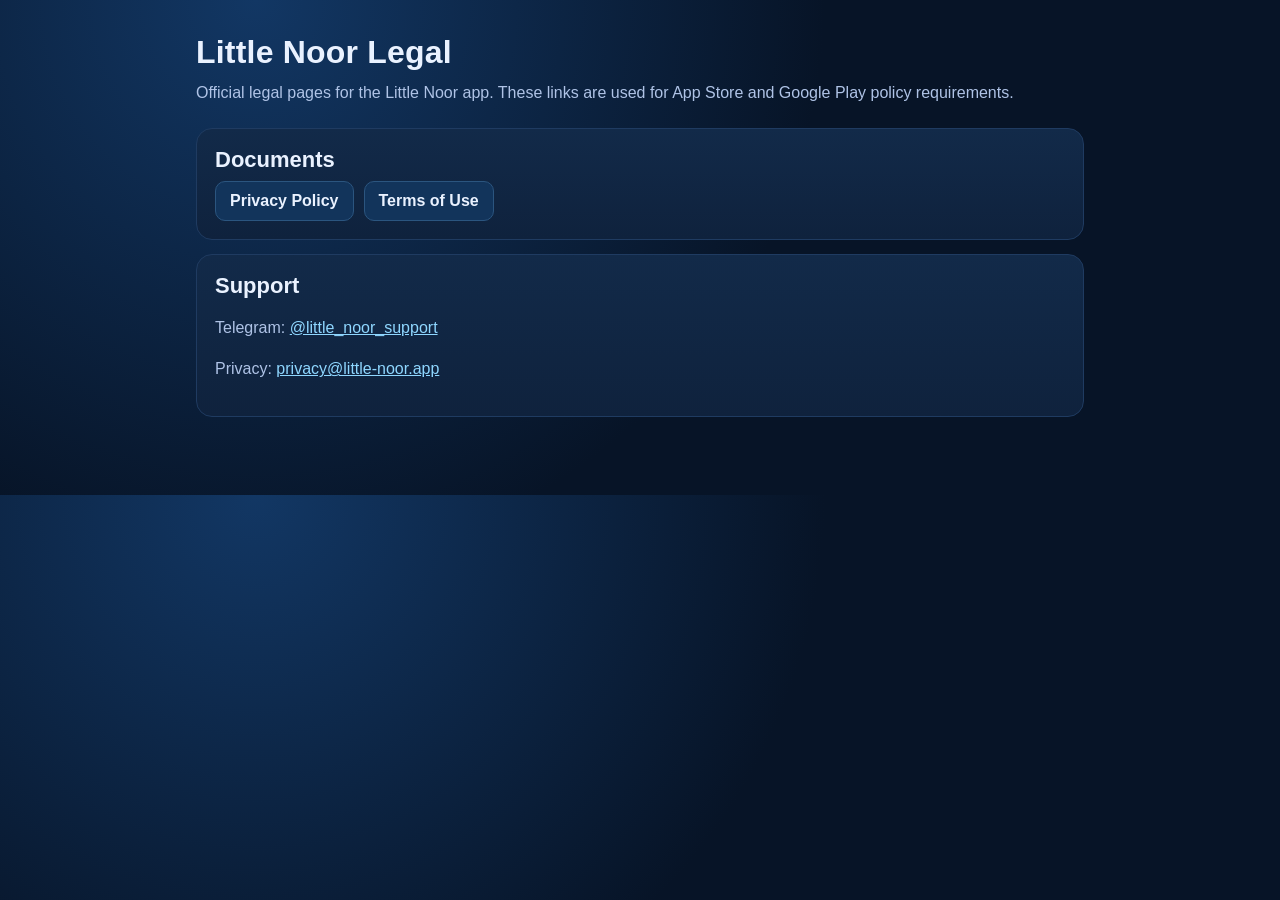
<file: index.html>
<!doctype html>
<html lang="en">
  <head>
    <meta charset="UTF-8" />
    <meta name="viewport" content="width=device-width, initial-scale=1.0" />
    <title>Little Noor Legal</title>
    <link rel="stylesheet" href="./assets/style.css" />
  </head>
  <body>
    <main class="container">
      <h1 class="brand">Little Noor Legal</h1>
      <p class="subtitle">
        Official legal pages for the Little Noor app. These links are used for App Store and
        Google Play policy requirements.
      </p>

      <section class="card">
        <h2>Documents</h2>
        <div class="links">
          <a class="btn" href="./privacy-policy/">Privacy Policy</a>
          <a class="btn" href="./terms/">Terms of Use</a>
        </div>
      </section>

      <section class="card">
        <h2>Support</h2>
        <p>Telegram: <a href="https://t.me/little_noor_support">@little_noor_support</a></p>
        <p>Privacy: <a href="mailto:privacy@little-noor.app">privacy@little-noor.app</a></p>
      </section>
    </main>
  </body>
</html>
</file>
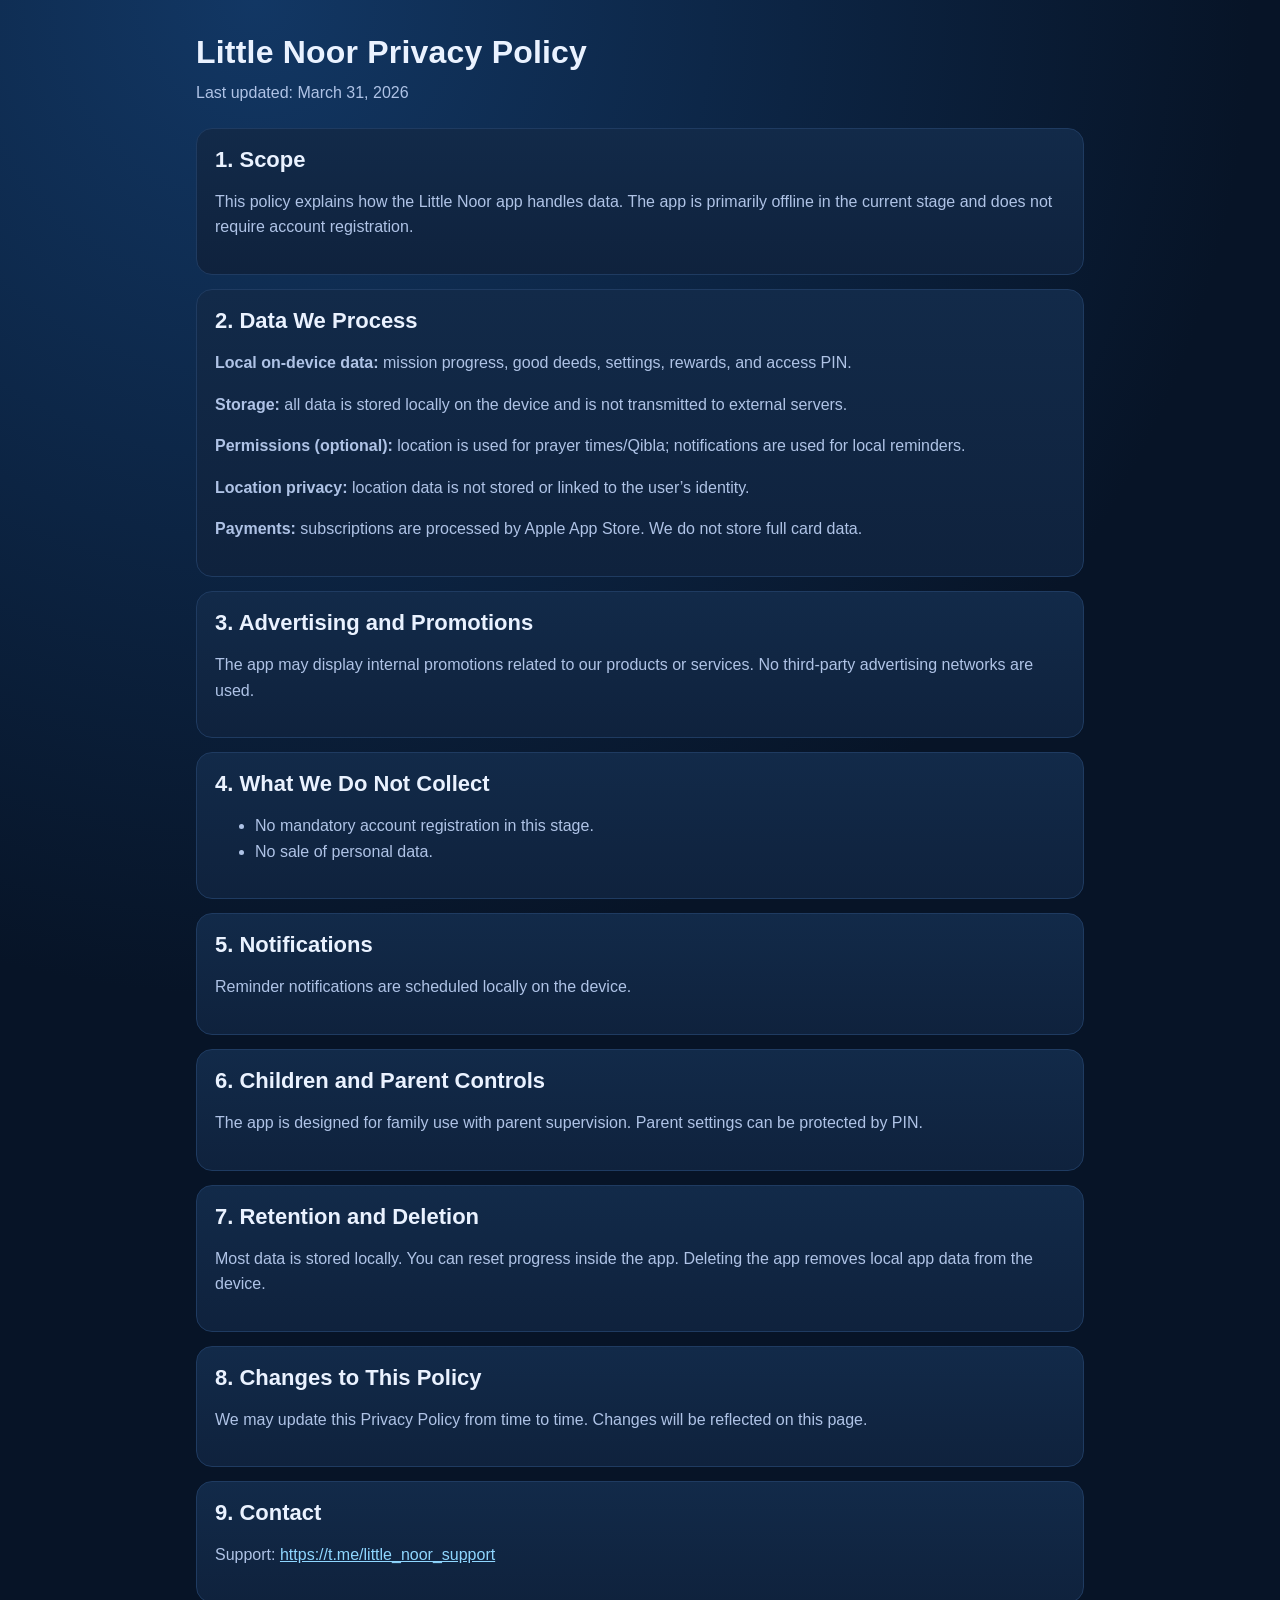
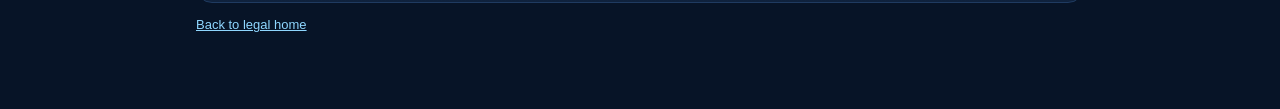
<file: privacy-policy/index.html>
<!doctype html>
<html lang="en">
  <head>
    <meta charset="UTF-8" />
    <meta name="viewport" content="width=device-width, initial-scale=1.0" />
    <title>Little Noor Privacy Policy</title>
    <link rel="stylesheet" href="../assets/style.css" />
  </head>
  <body>
    <main class="container">
      <h1 class="brand">Little Noor Privacy Policy</h1>
      <p class="subtitle">Last updated: March 31, 2026</p>

      <section class="card">
        <h2>1. Scope</h2>
        <p>
          This policy explains how the Little Noor app handles data. The app is primarily offline
          in the current stage and does not require account registration.
        </p>
      </section>

      <section class="card">
        <h2>2. Data We Process</h2>
        <p>
          <strong>Local on-device data:</strong> mission progress, good deeds, settings, rewards,
          and access PIN.
        </p>
        <p>
          <strong>Storage:</strong> all data is stored locally on the device and is not transmitted
          to external servers.
        </p>
        <p>
          <strong>Permissions (optional):</strong> location is used for prayer times/Qibla;
          notifications are used for local reminders.
        </p>
        <p>
          <strong>Location privacy:</strong> location data is not stored or linked to the user’s
          identity.
        </p>
        <p>
          <strong>Payments:</strong> subscriptions are processed by Apple App Store. We do not
          store full card data.
        </p>
      </section>

      <section class="card">
        <h2>3. Advertising and Promotions</h2>
        <p>
          The app may display internal promotions related to our products or services. No
          third-party advertising networks are used.
        </p>
      </section>

      <section class="card">
        <h2>4. What We Do Not Collect</h2>
        <ul>
          <li>No mandatory account registration in this stage.</li>
          <li>No sale of personal data.</li>
        </ul>
      </section>

      <section class="card">
        <h2>5. Notifications</h2>
        <p>Reminder notifications are scheduled locally on the device.</p>
      </section>

      <section class="card">
        <h2>6. Children and Parent Controls</h2>
        <p>
          The app is designed for family use with parent supervision. Parent settings can be
          protected by PIN.
        </p>
      </section>

      <section class="card">
        <h2>7. Retention and Deletion</h2>
        <p>
          Most data is stored locally. You can reset progress inside the app. Deleting the app
          removes local app data from the device.
        </p>
      </section>

      <section class="card">
        <h2>8. Changes to This Policy</h2>
        <p>
          We may update this Privacy Policy from time to time. Changes will be reflected on this
          page.
        </p>
      </section>

      <section class="card">
        <h2>9. Contact</h2>
        <p>Support: <a href="https://t.me/little_noor_support">https://t.me/little_noor_support</a></p>
      </section>

      <p class="meta"><a href="../">Back to legal home</a></p>
    </main>
  </body>
</html>
</file>
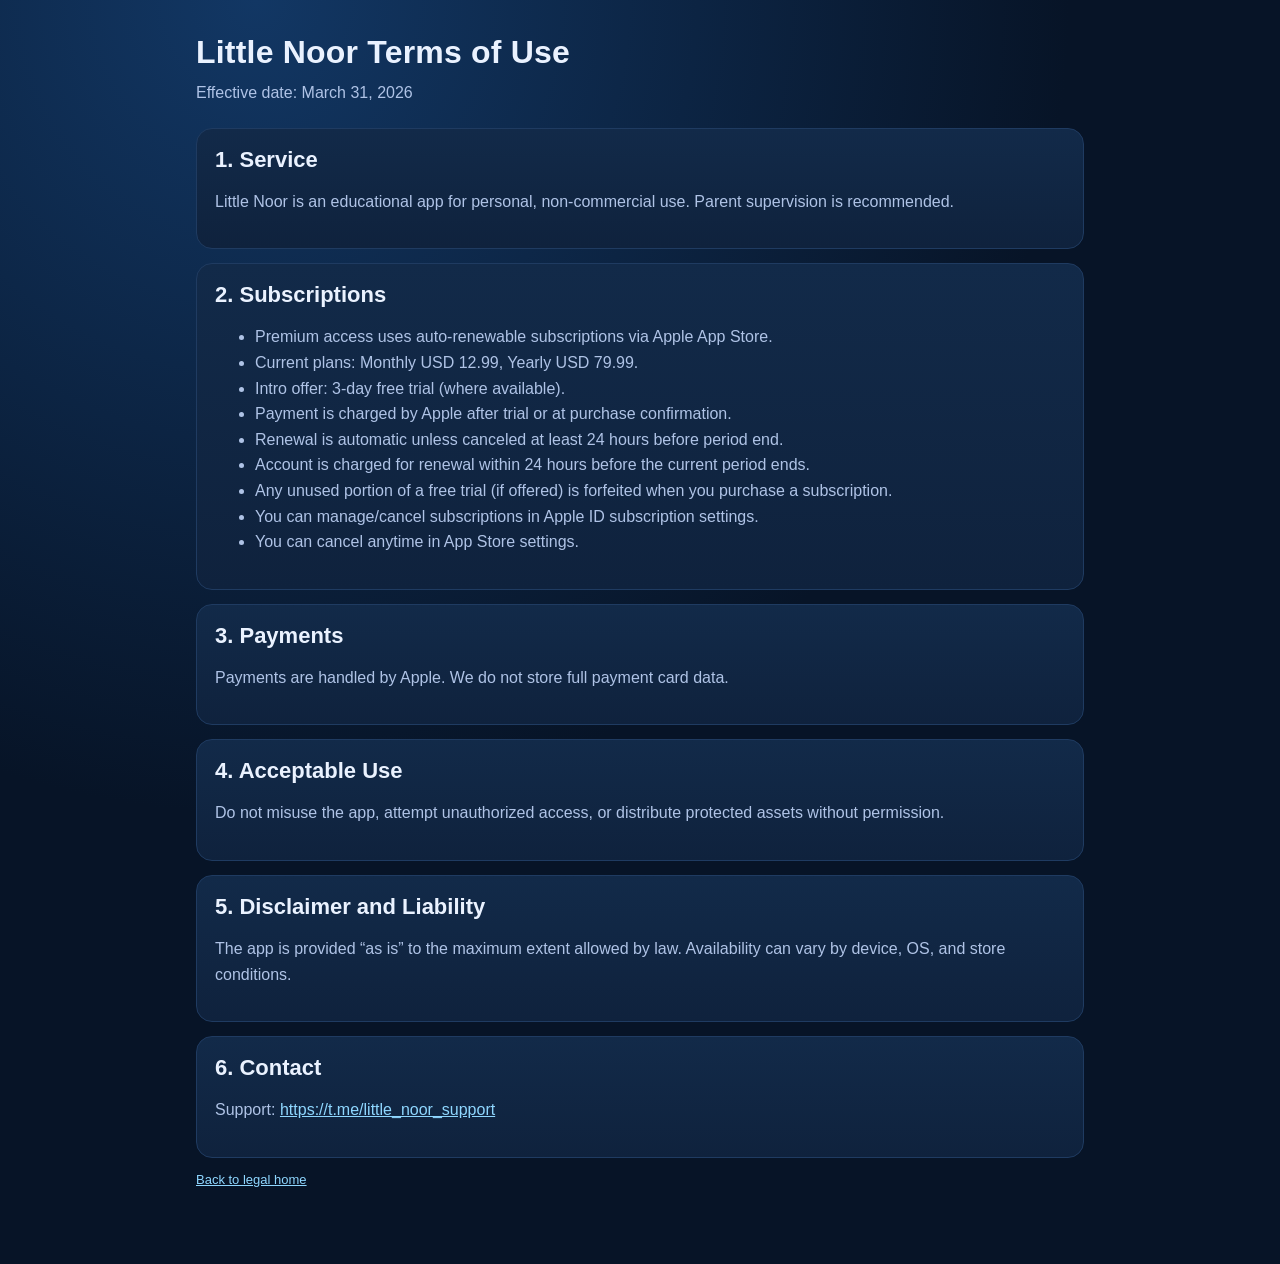
<file: terms/index.html>
<!doctype html>
<html lang="en">
  <head>
    <meta charset="UTF-8" />
    <meta name="viewport" content="width=device-width, initial-scale=1.0" />
    <title>Little Noor Terms of Use</title>
    <link rel="stylesheet" href="../assets/style.css" />
  </head>
  <body>
    <main class="container">
      <h1 class="brand">Little Noor Terms of Use</h1>
      <p class="subtitle">Effective date: March 31, 2026</p>

      <section class="card">
        <h2>1. Service</h2>
        <p>
          Little Noor is an educational app for personal, non-commercial use. Parent supervision is
          recommended.
        </p>
      </section>

      <section class="card">
        <h2>2. Subscriptions</h2>
        <ul>
          <li>Premium access uses auto-renewable subscriptions via Apple App Store.</li>
          <li>Current plans: Monthly USD 12.99, Yearly USD 79.99.</li>
          <li>Intro offer: 3-day free trial (where available).</li>
          <li>Payment is charged by Apple after trial or at purchase confirmation.</li>
          <li>Renewal is automatic unless canceled at least 24 hours before period end.</li>
          <li>Account is charged for renewal within 24 hours before the current period ends.</li>
          <li>Any unused portion of a free trial (if offered) is forfeited when you purchase a subscription.</li>
          <li>You can manage/cancel subscriptions in Apple ID subscription settings.</li>
          <li>You can cancel anytime in App Store settings.</li>
        </ul>
      </section>

      <section class="card">
        <h2>3. Payments</h2>
        <p>Payments are handled by Apple. We do not store full payment card data.</p>
      </section>

      <section class="card">
        <h2>4. Acceptable Use</h2>
        <p>
          Do not misuse the app, attempt unauthorized access, or distribute protected assets
          without permission.
        </p>
      </section>

      <section class="card">
        <h2>5. Disclaimer and Liability</h2>
        <p>
          The app is provided “as is” to the maximum extent allowed by law. Availability can vary
          by device, OS, and store conditions.
        </p>
      </section>

      <section class="card">
        <h2>6. Contact</h2>
        <p>Support: <a href="https://t.me/little_noor_support">https://t.me/little_noor_support</a></p>
      </section>

      <p class="meta"><a href="../">Back to legal home</a></p>
    </main>
  </body>
</html>
</file>
<file: assets/style.css>
:root {
  --bg: #071427;
  --panel: #0f223d;
  --text: #eaf2ff;
  --muted: #afc3e6;
  --line: #1f3b61;
  --accent: #57c4ff;
}

* {
  box-sizing: border-box;
}

html,
body {
  margin: 0;
  padding: 0;
  background: radial-gradient(circle at 20% 0%, #123764 0%, var(--bg) 50%);
  color: var(--text);
  font-family: -apple-system, BlinkMacSystemFont, "Segoe UI", Roboto, "Helvetica Neue", Arial,
    sans-serif;
}

.container {
  width: min(920px, 100%);
  margin: 0 auto;
  padding: 28px 16px 64px;
}

.brand {
  margin: 6px 0 10px;
  font-size: 32px;
  font-weight: 800;
  letter-spacing: 0.2px;
}

.subtitle {
  color: var(--muted);
  margin: 0 0 22px;
  line-height: 1.55;
}

.card {
  background: linear-gradient(180deg, #122a49 0%, var(--panel) 100%);
  border: 1px solid var(--line);
  border-radius: 16px;
  padding: 18px;
  margin-bottom: 14px;
}

.card h2 {
  margin: 0 0 8px;
  font-size: 22px;
}

.card p,
.card li {
  color: var(--muted);
  line-height: 1.6;
}

.links {
  display: flex;
  flex-wrap: wrap;
  gap: 10px;
}

.btn {
  display: inline-block;
  text-decoration: none;
  border: 1px solid #2b557f;
  background: #12345b;
  color: var(--text);
  padding: 10px 14px;
  border-radius: 10px;
  font-weight: 600;
}

.btn:hover {
  border-color: var(--accent);
}

.meta {
  color: #98b3dc;
  font-size: 13px;
  margin-top: 14px;
}

a {
  color: #8fd7ff;
}
</file>
